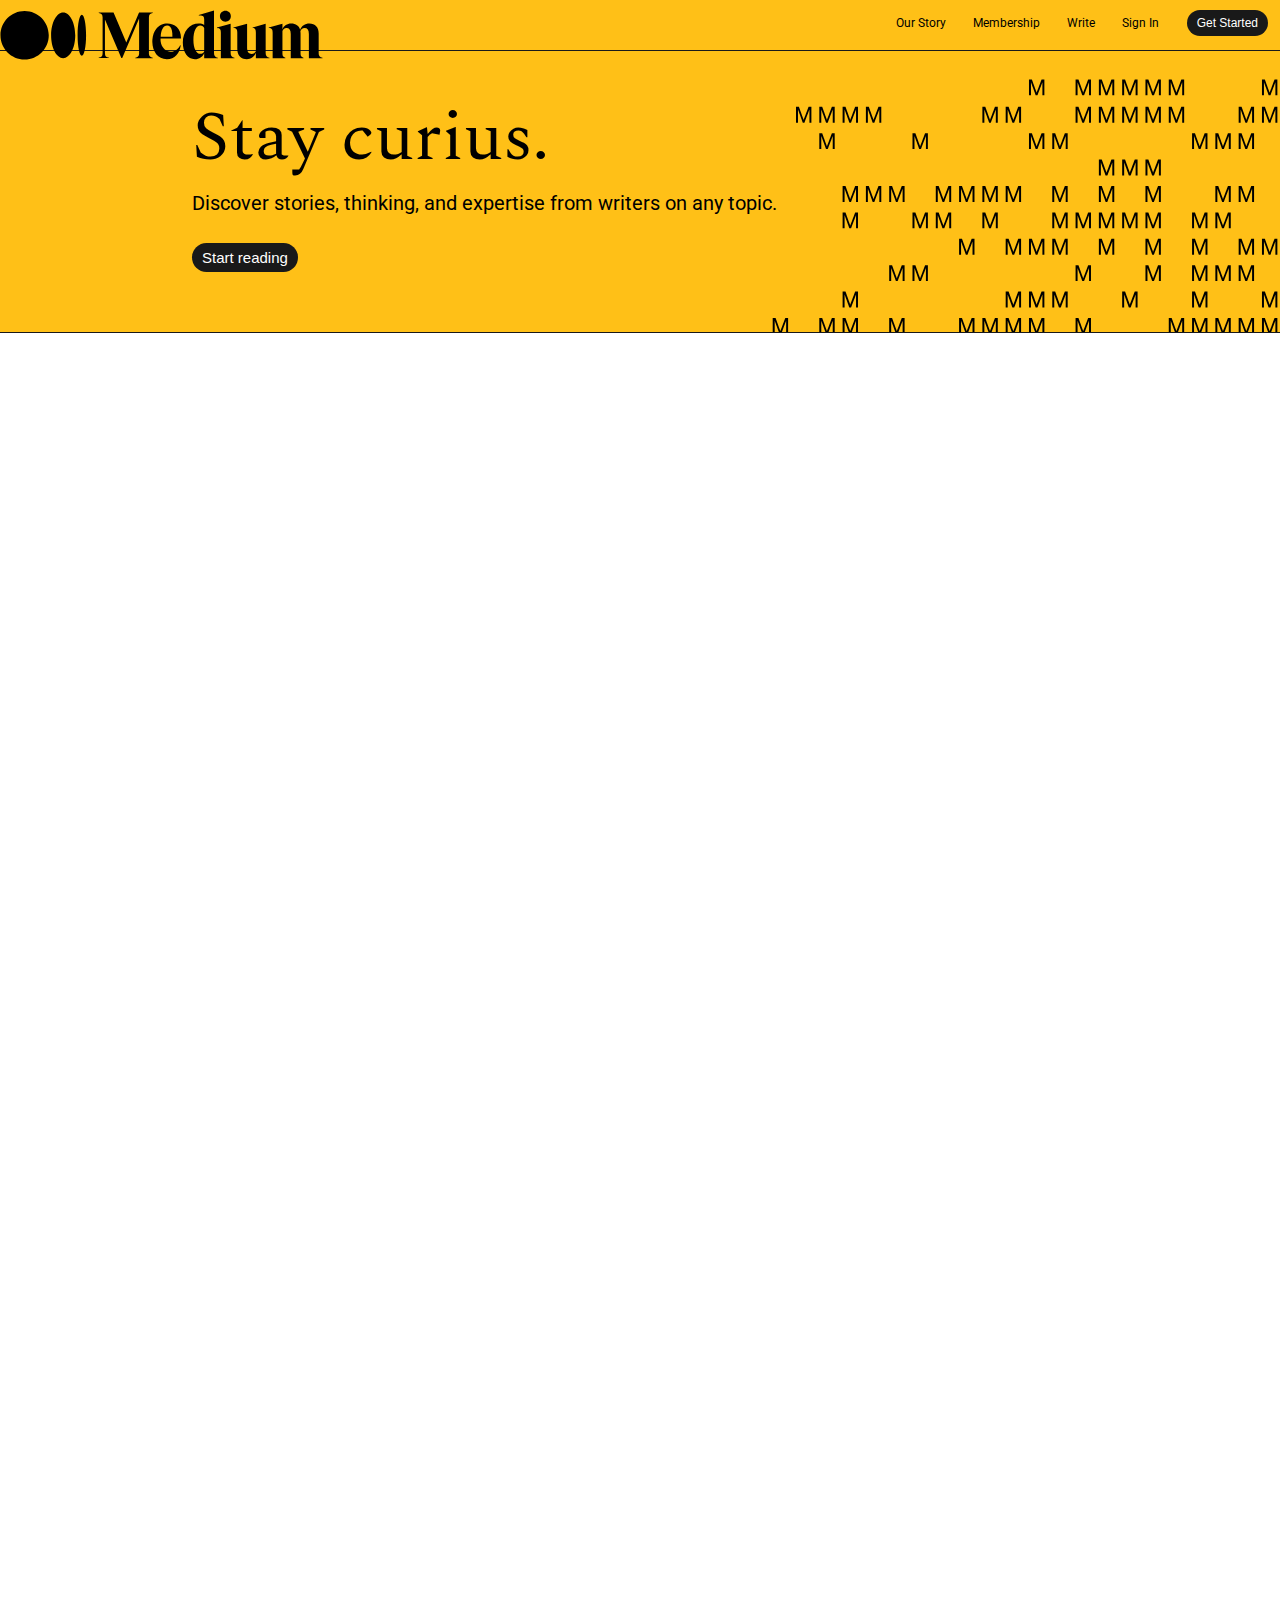
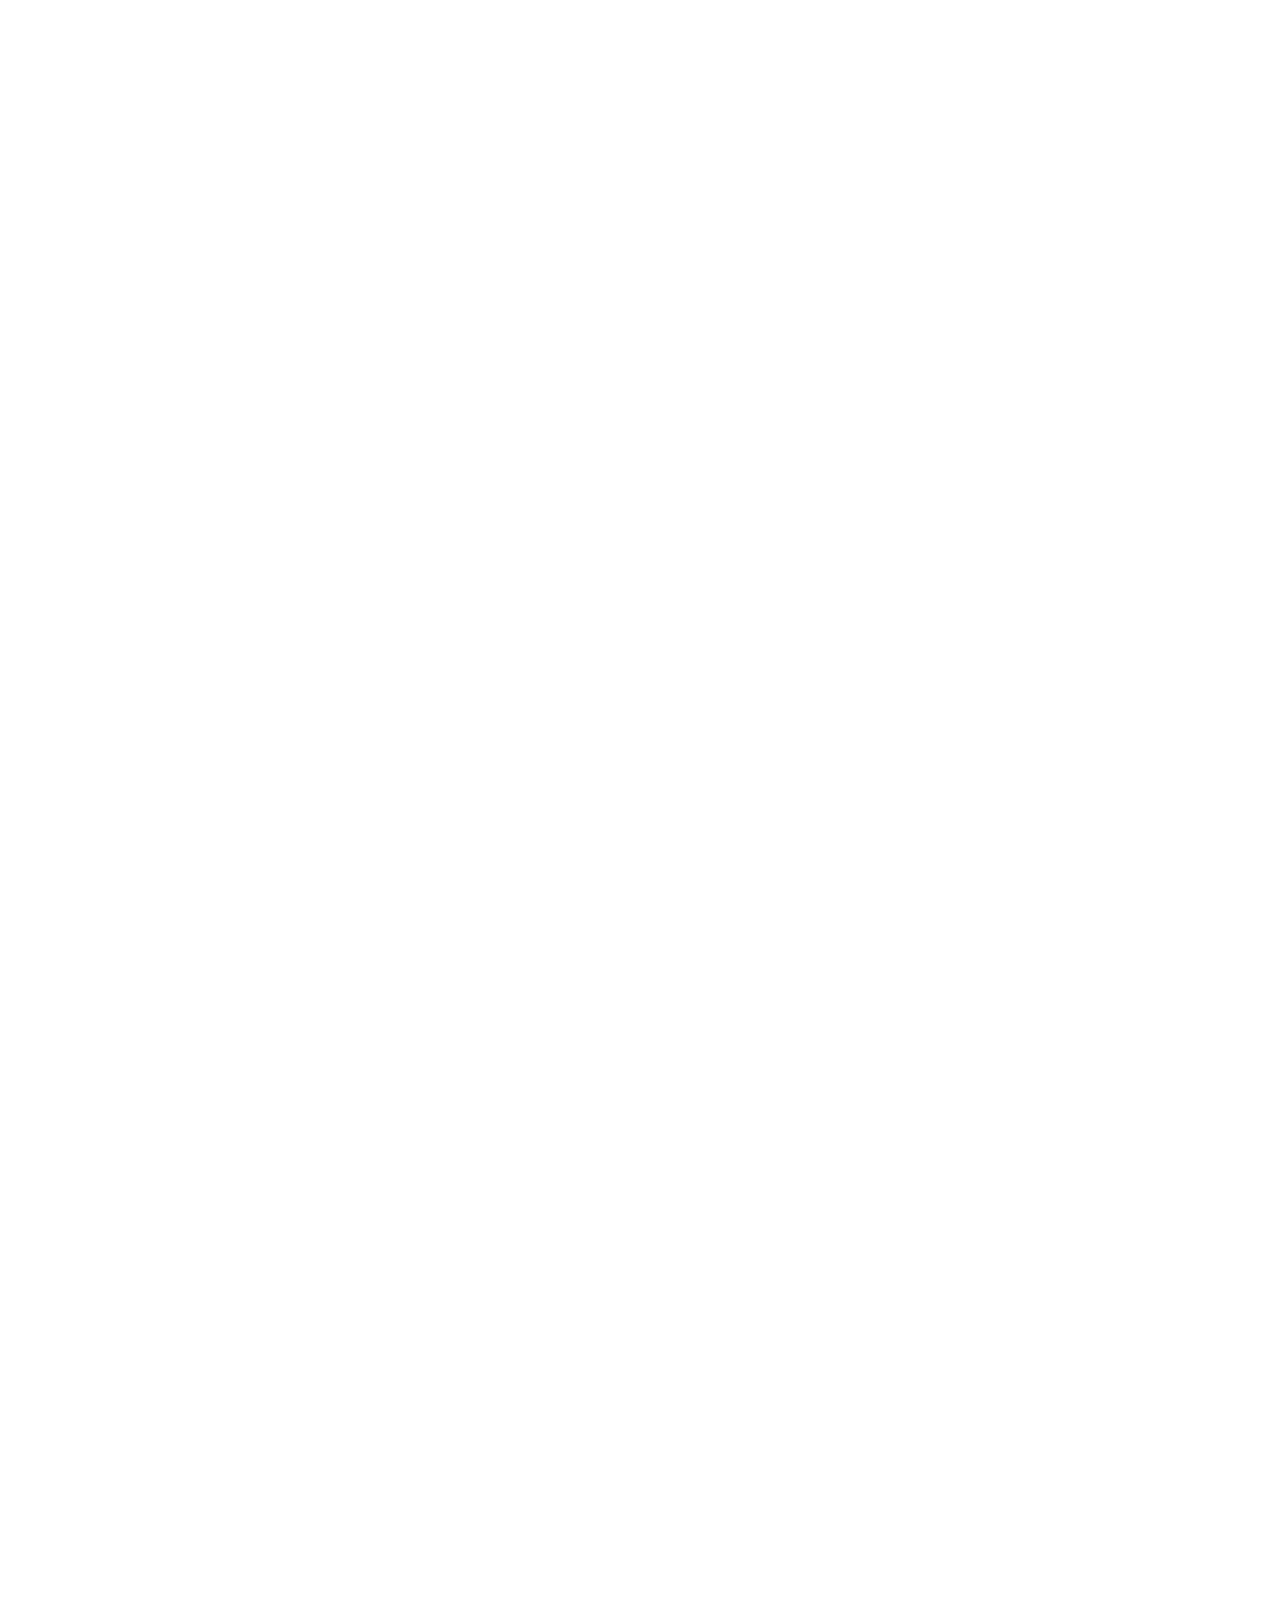
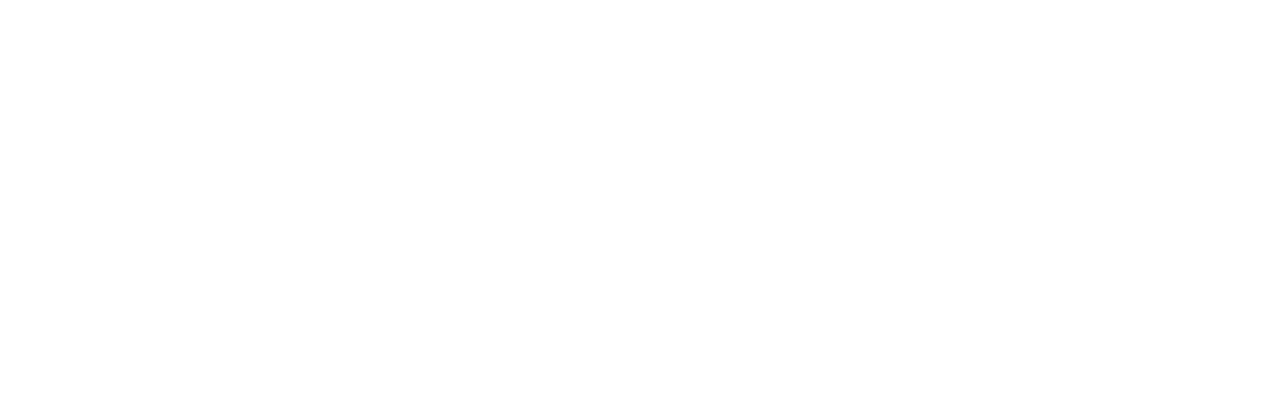
<file: index.html>
<!DOCTYPE html>
<html lang="en">
  <head>
    <meta charset="UTF-8" />
    <meta http-equiv="X-UA-Compatible" content="IE=edge" />
    <meta name="viewport" content="width=device-width, initial-scale=1.0" />
    <link rel="stylesheet" href="assets/css/reset.css" />

    <link rel="preconnect" href="https://fonts.googleapis.com" />
    <link rel="preconnect" href="https://fonts.gstatic.com" crossorigin />
    <style>
      @import url("https://fonts.googleapis.com/css2?family=Roboto:ital,wght@0,100..900;1,100..900&family=Spectral:ital,wght@0,300;0,400;0,500;0,700;0,800;1,400&display=swap");
    </style>
    <link rel="stylesheet" href="assets/css/style.css" />
    <title>Document</title>
  </head>

  <body>
    <header>
      <div class="header">
        <img src="assets/imgs/svg/logo.svg" alt="logo" />
        <div class="navbar">
          <ul>
            <li>Our Story</li>
            <li>Membership</li>
            <li>Write</li>
            <li>Sign In</li>
            <li><button>Get Started</button></li>
          </ul>
        </div>
      </div>
    </header>
    <div class="hero">
      <img src="assets/imgs/svg/m.svg" alt="M" />
      <div class="banner">
        <h1>Stay curius.</h1>
        <h2>Discover stories, thinking, and expertise from writers on any topic.</h2>
        <button>Start reading</button>
      </div>
    </div>
  </body>
</html>
</file>
<file: assets/css/style.css>
/* <uniquifier>: Use a unique and descriptive class name
// <weight>: Use a value from 100 to 900*/

.roboto-uniquifier {
  font-family: "Roboto", serif;
  font-optical-sizing: auto;
  font-weight: 400;
  font-style: normal;
  font-variation-settings: "wdth" 100;
}
.spectral-light {
  font-family: "Spectral", serif;
  font-weight: 300;
  font-style: normal;
}

.spectral-regular {
  font-family: "Spectral", serif;
  font-weight: 400;
  font-style: normal;
}

.spectral-medium {
  font-family: "Spectral", serif;
  font-weight: 500;
  font-style: normal;
}

.spectral-bold {
  font-family: "Spectral", serif;
  font-weight: 700;
  font-style: normal;
}

.spectral-extrabold {
  font-family: "Spectral", serif;
  font-weight: 800;
  font-style: normal;
}

.spectral-regular-italic {
  font-family: "Spectral", serif;
  font-weight: 400;
  font-style: italic;
}
body {
  font-size: 13px;
  min-height: 400vh;
}
/*navigationbar*/
header {
  background-color: #ffc017;
  border-bottom: 1px solid #191919;
  height: 50px;
  position: sticky;
  z-index: 1000;
  top: 0;
  transition: background-color 0.5s ease, border-bottom 0.5s ease;
}

.NV {
  max-width: 70%;
  margin-inline: auto;
}
.header {
  display: flex;
  justify-content: space-between;
  padding-top: 10px;
  height: 100%;
}

.navbar ul {
  padding: 0;
  align-items: center;
  margin: 0;
}
.navbar ul li {
  font-family: "Roboto", serif;
  font-size: 12px;
  display: inline-block;
  padding: 0em 1em;
  justify-content: end;
}
.navbar button {
  border-radius: 25px;
  border: none;
  background-color: #191919;
  color: white;
  padding: 6px 10px;
  font-size: 12px;
  transition: background-color 0.5s ease, color 0.5s ease;
}

.header-scrolled {
  background-color: white;
  border-bottom: 1px solid #ccc;
}

.header-scrolled .navbar ul li {
  color: #191919;
}

.header-scrolled .navbar button {
  background-color: green;
  color: white;
}

/*hero*/

.hero {
  background-color: #ffc017;
  border-bottom: 1px solid #191919;
  padding-top: 4em;
  position: relative;
  overflow: hidden;
}
.hero img {
  position: absolute;
  right: 0;
  top: 0;
}

.banner {
  max-width: 70%;
  margin-inline: auto;
  font-family: "Roboto", serif;
}
h1 {
  font-family: "Spectral", serif;
  font-size: 70px;
}
h2 {
  margin-top: 1em;
  font-size: 20px;
}
.banner button {
  border-radius: 25px;
  border: none;
  background-color: #191919;
  color: white;
  padding: 6px 10px;
  font-size: 15px;
  margin-top: 2em;
  margin-bottom: 4em;
}

/*trending*/
section {
  border-bottom: 1px solid #bebebe;
}
.sectionTrend {
  width: 70%;
  margin-inline: auto;
  font-family: "Roboto", serif;
  padding: 2em;
}
.trending {
  display: flex;
  flex-wrap: wrap;
  justify-content: space-between;
}
.trend {
  display: flex;
  align-items: center;
  font-weight: bold;
  text-transform: uppercase;
  gap: 5px;
}
.container {
  display: flex;
  align-items: top;
  margin: 1em 0em;
}
.numero {
  font-size: 25px;
  opacity: 20%;
  font-weight: bolder;
  margin-right: 10px;
}
.post {
  width: 250px;
}
.profilo {
  display: flex;
  font-size: 11px;
  gap: 5px;
}
.pfp {
  border-radius: 50px;
  overflow: hidden;
  width: 20px;
  height: 20px;
}
.pfp img {
  width: 100%;
}
h4 {
  font-weight: bold;
  margin: 4px 0px;
}
.data {
  display: flex;
  justify-content: space-between;
  color: #9f9f9f;
  font-size: 11px;
}

/*main*/

main {
  width: 70%;
  margin-inline: auto;
  font-family: "Roboto", serif;
  display: flex;
  flex-wrap: wrap;
}

.article {
  width: 65%;
  display: flex;
  gap: 3em;
  margin: 2em 0em;
  justify-content: space-between;
}
.destra {
  width: 250px;
  height: 130px;
  overflow: hidden;
}
.destra img {
  width: 100%;
}
h3 {
  font-size: 13px;
  font-weight: bold;
  margin: 5px 0px;
}
.sinistra {
  width: 500px;
}
.sinistra p {
  color: #9f9f9f;
  margin: 5px 0px;
}
.data2 {
  display: flex;
  color: #9f9f9f;
  font-size: 11px;
  gap: 4px;
}
.data2 li {
  display: inline-block;
}
.data2 button {
  border: none;
  border-radius: 50px;
  background-color: #e6e6e6;
  color: #9f9f9f;
}
.info {
  display: flex;
  justify-content: space-between;
}
section {
  display: flex;
  justify-content: space-between;
}

/*aside*/
aside {
  position: sticky;
  z-index: 1000;
  top: 80px;
}
.aside {
  align-self: stretch;
  margin-top: 1.5em;
}
.asideTitle {
  text-transform: uppercase;
  margin-bottom: 1em;
}
.buttons {
  display: flex;
  border-bottom: 1px solid #bebebe;
  flex-wrap: wrap;
  margin-bottom: 2em;
  padding-bottom: 2em;
}
.buttons button {
  color: #9f9f9f;
  background-color: white;
  border: 1px solid #bebebe;
  background: none;
  outline: none;
  border-radius: 5px;
  outline: none;
  padding: 4px;
  margin-right: 8px;
  margin-bottom: 8px;
}
.link li {
  display: inline-block;
  text-decoration: none;
  line-height: 8px;
}
.link a {
  text-decoration: none;
  color: #9f9f9f;
  padding-right: 8px;
  line-height: 2em;
}
</file>
